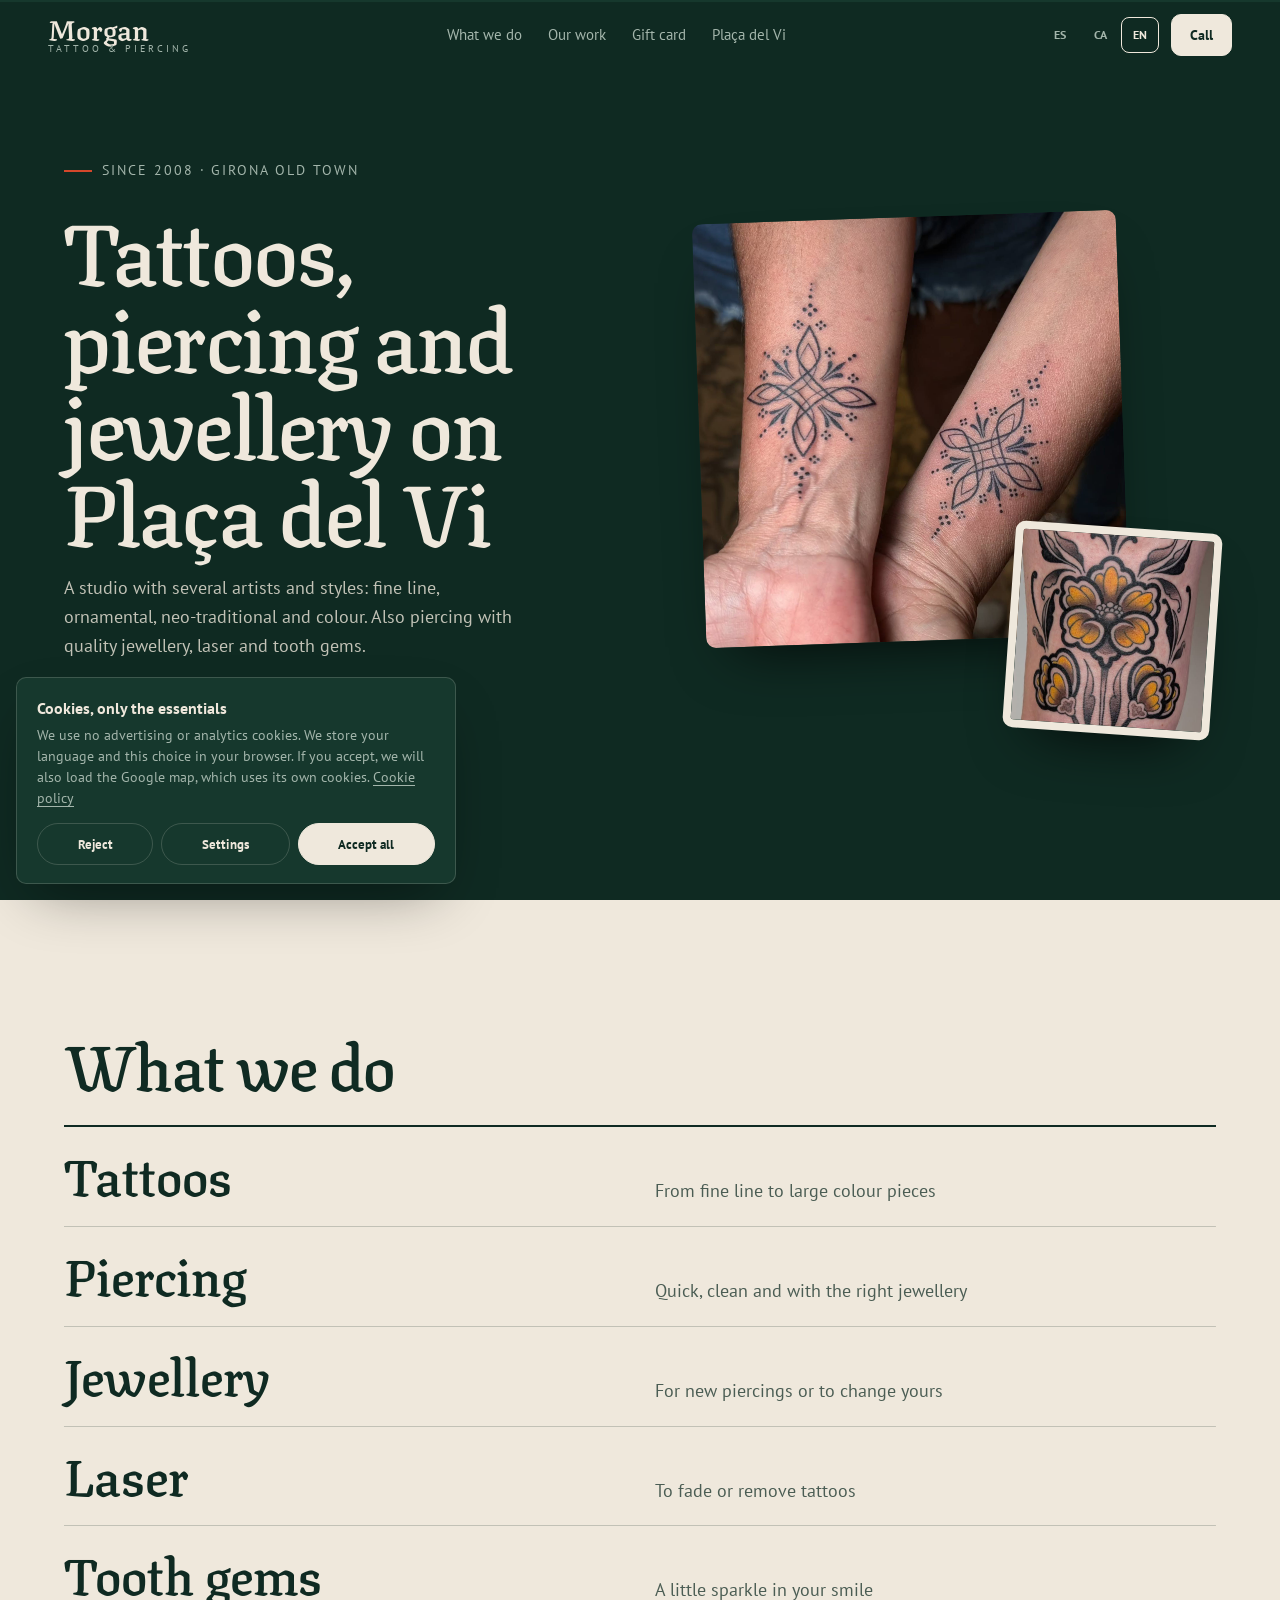
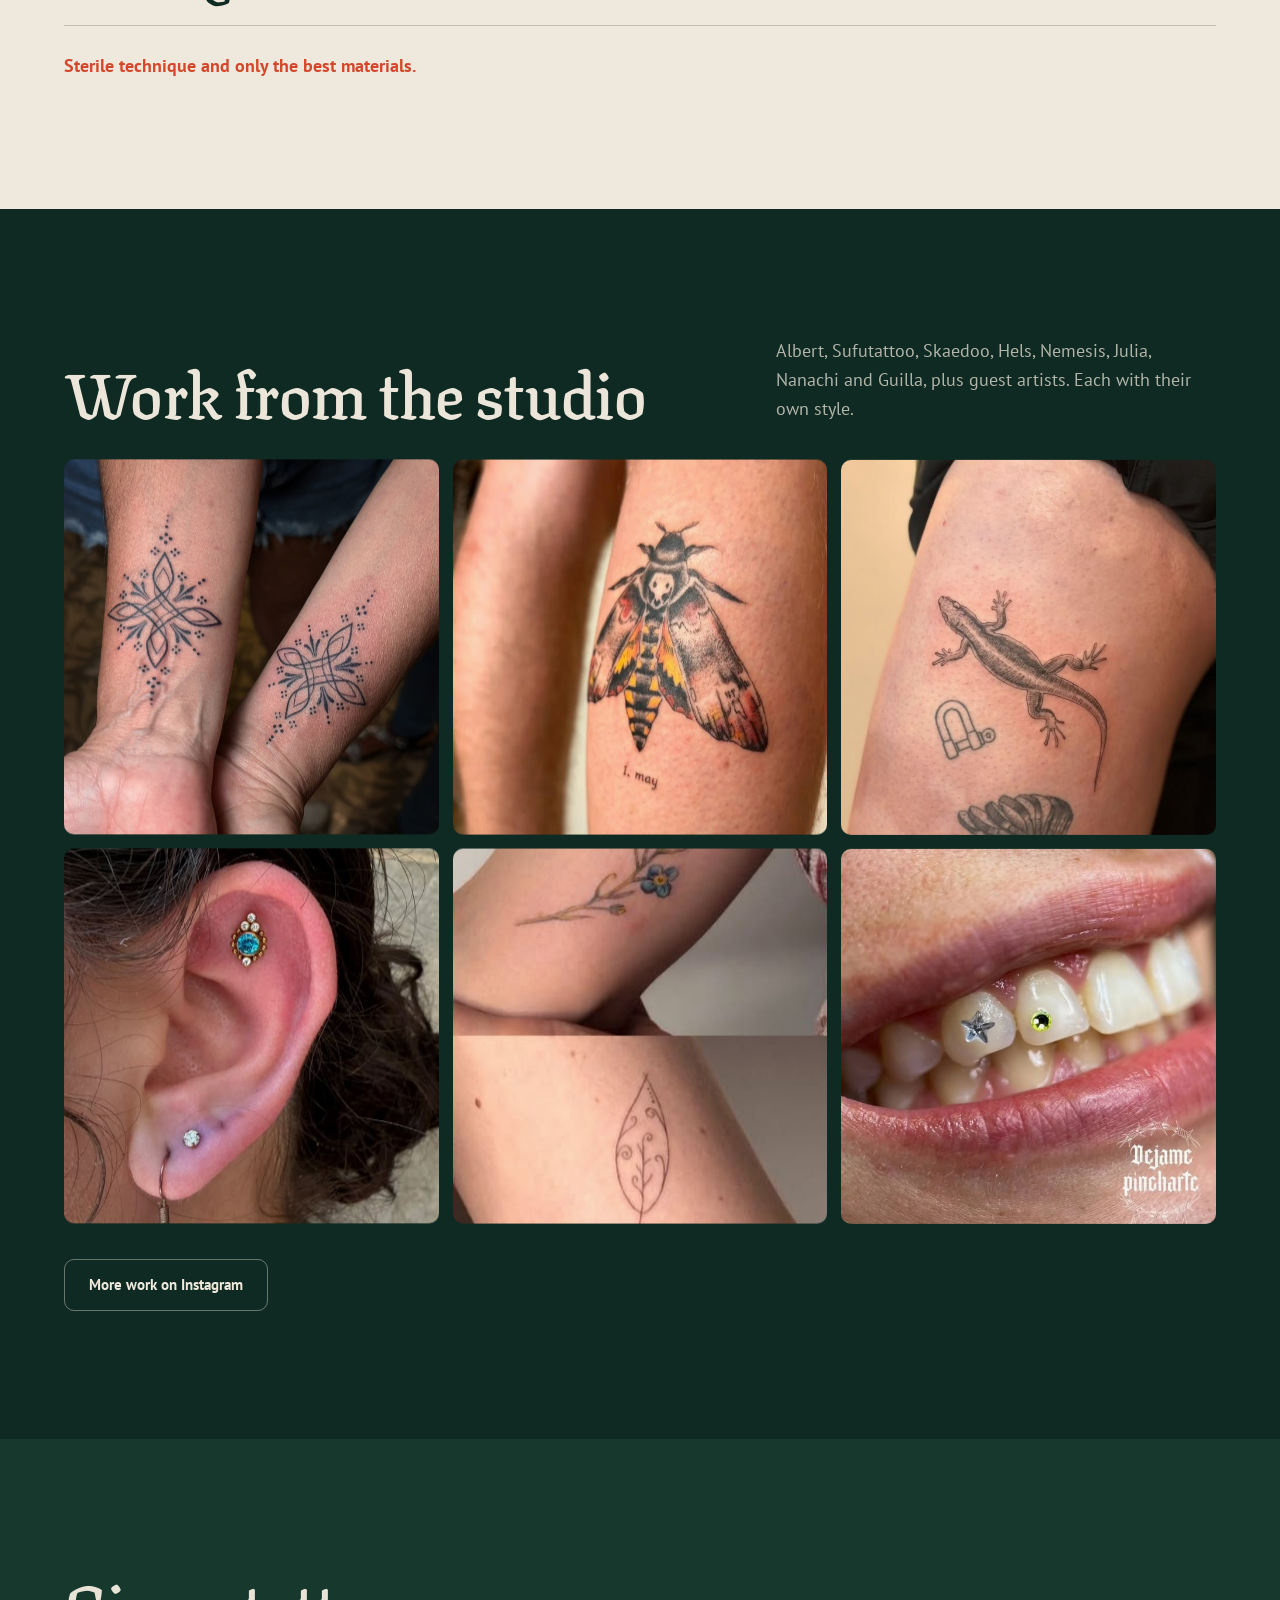
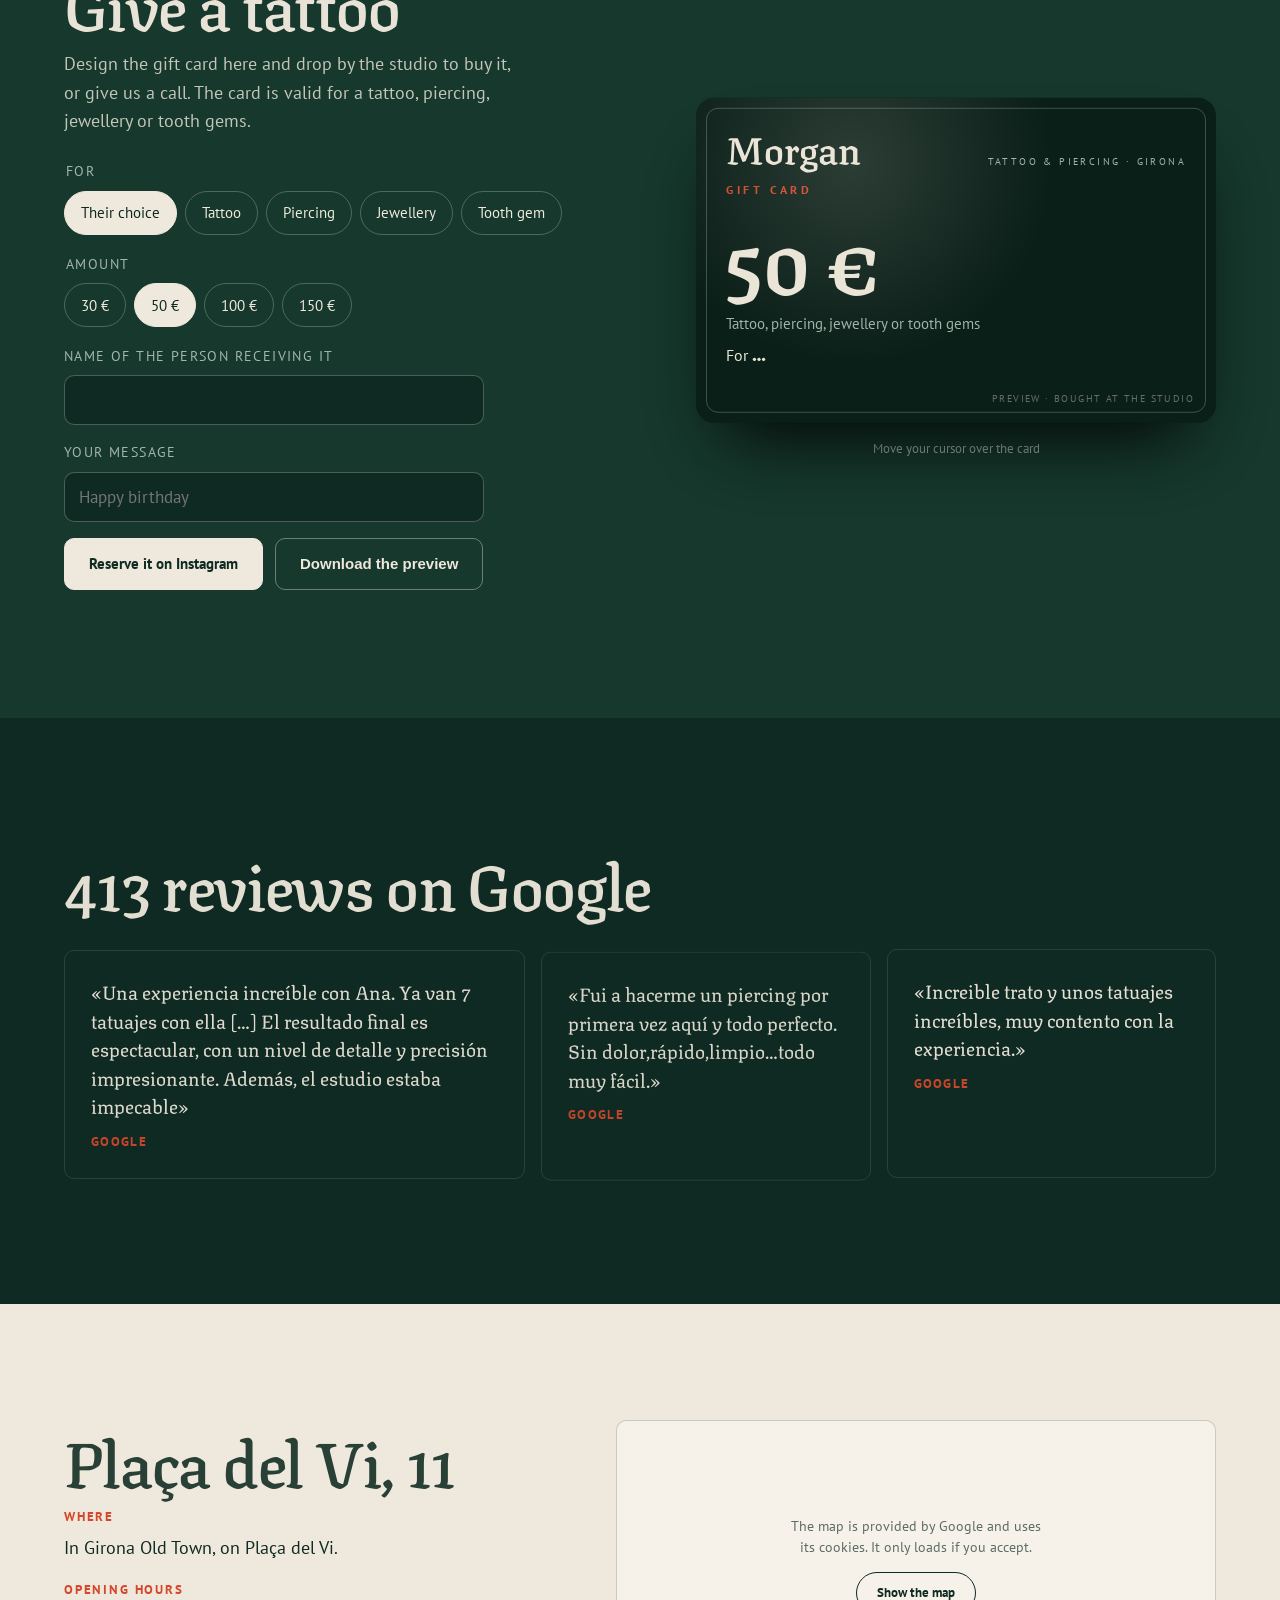
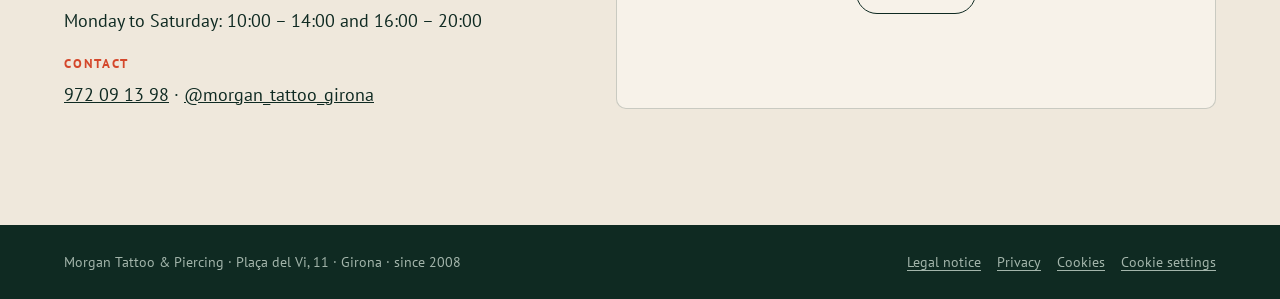
<file: index.html>
<!doctype html>
<html lang="es">
<head>
<meta charset="utf-8">
<meta name="viewport" content="width=device-width, initial-scale=1, viewport-fit=cover">
<title>Morgan Tattoo & Piercing · Plaça del Vi, Girona, desde 2008</title>
<meta name="description" content="Morgan Tattoo & Piercing, Plaça del Vi 11, Girona. Tatuajes, piercing, joyería, láser y gemas dentales desde 2008. Técnica estéril y los mejores materiales. Tarjetas regalo.">
<meta name="theme-color" content="#0f2a22">
<link rel="icon" href="assets/favicon.svg" type="image/svg+xml">
<link rel="alternate" hreflang="es" href="?lang=es"><link rel="alternate" hreflang="ca" href="?lang=ca"><link rel="alternate" hreflang="en" href="?lang=en">
<meta property="og:title" content="Morgan Tattoo & Piercing · Girona">
<meta property="og:description" content="Tatuajes, piercing y joyería en la Plaça del Vi desde 2008.">
<meta property="og:image" content="assets/img/flor-neotradicional.jpg">
<link rel="stylesheet" href="css/fonts.css">
<link rel="stylesheet" href="css/style.css">
<link rel="stylesheet" href="css/legal.css">
<script type="application/ld+json">
{"@context":"https://schema.org","@type":"TattooParlor","name":"Morgan Tattoo & Piercing","foundingDate":"2008","telephone":"+34972091398","address":{"@type":"PostalAddress","streetAddress":"Plaça del Vi, 11","postalCode":"17004","addressLocality":"Girona","addressRegion":"Girona","addressCountry":"ES"},"openingHoursSpecification":[{"@type":"OpeningHoursSpecification","dayOfWeek":["Monday","Tuesday","Wednesday","Thursday","Friday","Saturday"],"opens":"10:00","closes":"14:00"},{"@type":"OpeningHoursSpecification","dayOfWeek":["Monday","Tuesday","Wednesday","Thursday","Friday","Saturday"],"opens":"16:00","closes":"20:00"}],"aggregateRating":{"@type":"AggregateRating","ratingValue":"4.7","reviewCount":"413"},"sameAs":["https://www.instagram.com/morgan_tattoo_girona/"]}
</script>
</head>
<body>
<a class="skip" href="#main" data-i18n="skip">Saltar al contenido</a>

<div class="box" id="box" aria-hidden="true"><span class="rib rib-v"></span><span class="rib rib-h"></span><b class="box-n">Morgan</b></div>

<header class="top">
  <a class="brand" href="#main" aria-label="Morgan Tattoo & Piercing, inicio">Morgan<small>Tattoo & Piercing</small></a>
  <nav class="nav" aria-label="Principal">
    <a href="#que" data-i18n="n1">Qué hacemos</a>
    <a href="#trabajos" data-i18n="n2">Trabajos</a>
    <a href="#regalo" data-i18n="n3">Tarjeta regalo</a>
    <a href="#visita" data-i18n="n4">Plaça del Vi</a>
  </nav>
  <div class="top-r">
    <div class="langs" role="group" aria-label="Idioma"><button type="button" data-lang="es">ES</button><button type="button" data-lang="ca">CA</button><button type="button" data-lang="en">EN</button></div>
    <a class="btn btn-sm" href="tel:+34972091398" data-i18n="call">Llamar</a>
  </div>
</header>

<main id="main">
  <!-- PORTADA -->
  <section class="hero" aria-labelledby="h1">
    <div class="hero-txt">
      <p class="since" data-i18n="since">Desde 2008 · Barri Vell de Girona</p>
      <h1 id="h1" data-i18n="h1">Tatuajes, piercing y joyería en la Plaça del Vi</h1>
      <p class="hero-p" data-i18n="hp">Un estudio con varios artistas y estilos: fine line, ornamental, neotradicional y color. También piercing con joyería de calidad, láser y gemas dentales.</p>
      <div class="hero-cta">
        <a class="btn" href="https://www.instagram.com/morgan_tattoo_girona/" target="_blank" rel="noopener" data-i18n="ask">Pide presupuesto por Instagram</a>
        <a class="btn btn-line" href="#regalo" data-i18n="gift">Regala un tatuaje</a>
      </div>
      <p class="hero-rate"><b>4,7</b> <span data-i18n="rate">en Google · 413 reseñas</span></p>
    </div>
    <div class="hero-art">
      <figure class="ha-1"><img src="assets/img/ornamental-munecas.jpg" alt="Dos muñecas con tatuajes ornamentales a juego" width="1440" height="1440" data-i18n-attr="alt:aH1"></figure>
      <figure class="ha-2"><img src="assets/img/flor-neotradicional.jpg" alt="Flor neotradicional en amarillo y negro" width="640" height="640" data-i18n-attr="alt:aH2"></figure>
    </div>
  </section>

  <!-- QUÉ HACEMOS -->
  <section class="que" id="que" aria-labelledby="q-h">
    <h2 id="q-h" class="rv" data-i18n="qh">Qué hacemos</h2>
    <ul class="q-list">
      <li><b data-i18n="q1">Tatuajes</b><span data-i18n="q1p">De fine line a piezas grandes en color</span></li>
      <li><b>Piercing</b><span data-i18n="q2p">Rápido, limpio y con la joya adecuada</span></li>
      <li><b data-i18n="q3">Joyería</b><span data-i18n="q3p">Para estrenar o para cambiar la tuya</span></li>
      <li><b data-i18n="q4">Láser</b><span data-i18n="q4p">Para aclarar o eliminar tatuajes</span></li>
      <li><b data-i18n="q5">Gemas dentales</b><span data-i18n="q5p">Un brillo pequeño en tu sonrisa</span></li>
    </ul>
    <p class="steril" data-i18n="steril">Técnica estéril y solo los mejores materiales.</p>
  </section>

  <!-- TRABAJOS -->
  <section class="trabajos" id="trabajos" aria-labelledby="t-h">
    <div class="t-head">
      <h2 id="t-h" class="rv" data-i18n="th">Trabajos del estudio</h2>
      <p data-i18n="tp">Albert, Sufutattoo, Skaedoo, Hels, Nemesis, Julia, Nanachi y Guilla, además de artistas invitados. Cada uno con su estilo.</p>
    </div>
    <div class="t-grid">
      <figure><img src="assets/img/ornamental-munecas.jpg" alt="Dos tatuajes ornamentales a juego en las muñecas" width="640" height="640" loading="lazy" data-i18n-attr="alt:t1"></figure>
      <figure><img src="assets/img/polilla-color.jpg" alt="Polilla a color en la pierna" width="640" height="640" loading="lazy" data-i18n-attr="alt:t2"></figure>
      <figure><img src="assets/img/lagartija-fineline.jpg" alt="Lagartija y pequeños dibujos de línea fina" width="640" height="640" loading="lazy" data-i18n-attr="alt:t3"></figure>
      <figure><img src="assets/img/piercing-oreja.jpg" alt="Piercing en la oreja con joya de piedra azul" width="640" height="640" loading="lazy" data-i18n-attr="alt:t4"></figure>
      <figure><img src="assets/img/flores-fineline.jpg" alt="Ramas de flores en línea fina en el brazo" width="360" height="640" loading="lazy" data-i18n-attr="alt:t5"></figure>
      <figure><img src="assets/img/gemas-dentales.jpg" alt="Gemas dentales brillantes en una sonrisa" width="640" height="640" loading="lazy" data-i18n-attr="alt:t6"></figure>
    </div>
    <a class="btn btn-line" href="https://www.instagram.com/morgan_tattoo_girona/" target="_blank" rel="noopener" data-i18n="more">Más trabajos en Instagram</a>
  </section>

  <!-- TARJETA REGALO -->
  <section class="regalo" id="regalo" aria-labelledby="g-h">
    <div class="g-form">
      <h2 id="g-h" class="rv" data-i18n="gh">Regala un tatuaje</h2>
      <p data-i18n="gp">Diseña la tarjeta regalo aquí y pásate por el estudio para comprarla, o llámanos. La tarjeta es válida para tatuaje, piercing, joyería o gemas dentales.</p>
      <fieldset><legend data-i18n="g1">Para</legend>
        <div class="opts" id="gType"></div>
      </fieldset>
      <fieldset><legend data-i18n="g2">Importe</legend>
        <div class="opts" id="gAmt"></div>
      </fieldset>
      <label><span data-i18n="g3">Nombre de quien lo recibe</span><input id="gTo" type="text" maxlength="24" autocomplete="off"></label>
      <label><span data-i18n="g4">Tu mensaje</span><input id="gMsg" type="text" maxlength="60" autocomplete="off" data-i18n-attr="placeholder:gPh" placeholder="Por muchos años más"></label>
      <div class="g-cta">
        <a class="btn" id="gIg" href="https://www.instagram.com/morgan_tattoo_girona/" target="_blank" rel="noopener" data-i18n="gBuy">Reservarla por Instagram</a>
        <button type="button" class="btn btn-line" id="gSave" data-i18n="gSave">Descargar la vista previa</button>
      </div>
    </div>
    <div class="card-wrap">
      <div class="card" id="card" tabindex="0" role="img" data-i18n-attr="aria-label:cardL" aria-label="Vista previa de la tarjeta regalo">
        <div class="card-f">
          <p class="c-top"><span>Morgan</span><small>Tattoo & Piercing · Girona</small></p>
          <p class="c-k" data-i18n="cK">Tarjeta regalo</p>
          <p class="c-amt" id="cAmt">50 €</p>
          <p class="c-type" id="cType"></p>
          <p class="c-to"><span data-i18n="cTo">Para</span> <b id="cTo">…</b></p>
          <p class="c-msg" id="cMsg"></p>
          <p class="c-note" data-i18n="cNote">Vista previa · se compra en el estudio</p>
        </div>
      </div>
      <p class="card-h" data-i18n="cardH">Pasa el cursor por la tarjeta</p>
    </div>
  </section>

  <!-- RESEÑAS -->
  <section class="resenas" aria-labelledby="r-h">
    <h2 id="r-h" class="rv" data-i18n="rh">413 reseñas en Google</h2>
    <div class="rs">
      <blockquote><p lang="es">«Una experiencia increíble con Ana. Ya van 7 tatuajes con ella […] El resultado final es espectacular, con un nivel de detalle y precisión impresionante. Además, el estudio estaba impecable»</p><cite>Google</cite></blockquote>
      <blockquote><p lang="es">«Fui a hacerme un piercing por primera vez aquí y todo perfecto. Sin dolor,rápido,limpio…todo muy fácil.»</p><cite>Google</cite></blockquote>
      <blockquote><p lang="es">«Increible trato y unos tatuajes increíbles, muy contento con la experiencia.»</p><cite>Google</cite></blockquote>
    </div>
  </section>

  <!-- VISITA -->
  <section class="visita" id="visita" aria-labelledby="v-h">
    <div class="v-txt">
      <h2 id="v-h" class="rv">Plaça del Vi, 11</h2>
      <dl>
        <dt data-i18n="d1">Dónde</dt><dd data-i18n="d1v">En el Barri Vell de Girona, en la Plaça del Vi.</dd>
        <dt data-i18n="d2">Horario</dt><dd data-i18n="d2v">Lunes a sábado: 10:00 – 14:00 y 16:00 – 20:00</dd>
        <dt data-i18n="d3">Contacto</dt><dd><a href="tel:+34972091398">972 09 13 98</a> · <a href="https://www.instagram.com/morgan_tattoo_girona/" target="_blank" rel="noopener">@morgan_tattoo_girona</a></dd>
      </dl>
    </div>
    <div class="cc-map v-map" data-src="https://www.google.com/maps?q=Morgan+Tattoo+%26+Piercing,+Pla%C3%A7a+del+Vi+11,+17004+Girona&output=embed" data-title="Mapa: Morgan Tattoo & Piercing"></div>
  </section>
</main>

<footer class="foot">
  <p>Morgan Tattoo & Piercing · Plaça del Vi, 11 · Girona · <span data-i18n="since2">desde 2008</span></p>
  <nav class="foot-links" aria-label="Información legal">
    <a href="aviso-legal.html" data-i18n="lg1">Aviso legal</a>
    <a href="privacidad.html" data-i18n="lg2">Privacidad</a>
    <a href="cookies.html" data-i18n="lg3">Cookies</a>
    <button type="button" data-cookies-open data-i18n="lg4">Configurar cookies</button>
  </nav>
</footer>

<script src="js/lang.js"></script>
<script src="js/i18n.js" data-site="morgan-tattoo-girona"></script>
<script src="js/consent.js" data-site="morgan-tattoo-girona"></script>
<script src="js/vendor/gsap.min.js"></script>
<script src="js/vendor/ScrollTrigger.min.js"></script>
<script src="js/main.js"></script>
</body>
</html>
</file>
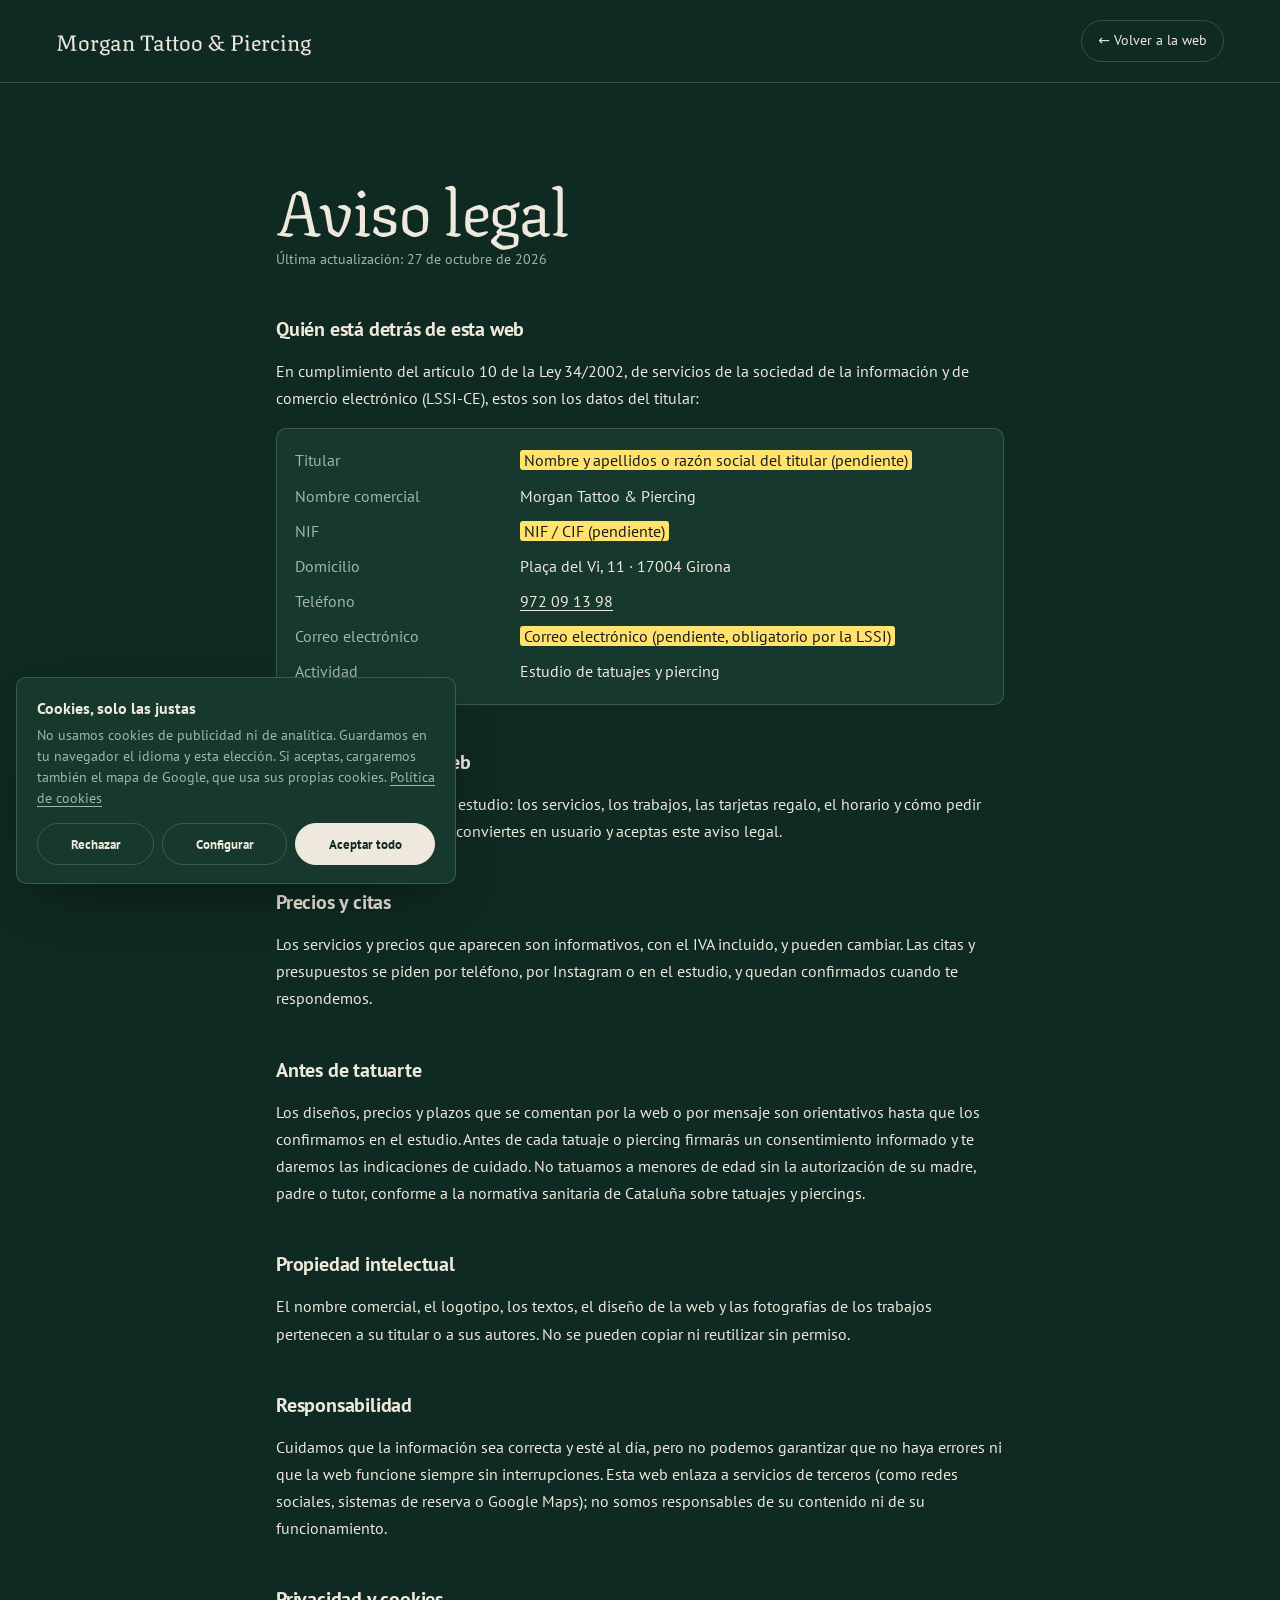
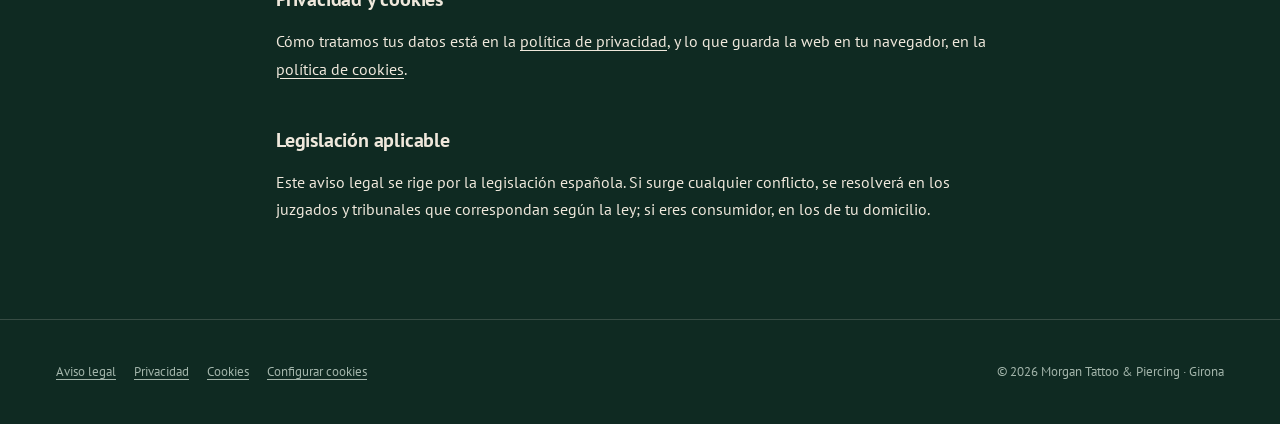
<file: aviso-legal.html>
<!doctype html>
<html lang="es">
<head>
<meta charset="utf-8">
<meta name="viewport" content="width=device-width, initial-scale=1, viewport-fit=cover">
<title>Aviso legal · Morgan Tattoo & Piercing</title>
<meta name="robots" content="noindex, follow">
<meta name="theme-color" content="#0f2a22">
<link rel="icon" href="assets/favicon.svg" type="image/svg+xml">
<link rel="stylesheet" href="css/fonts.css">
<link rel="stylesheet" href="css/style.css">
<link rel="stylesheet" href="css/legal.css">
</head>
<body class="legal-page">
<header class="legal-top">
  <a class="legal-brand" href="./">Morgan Tattoo & Piercing</a>
  <a class="legal-back" href="./">&larr; Volver a la web</a>
</header>
<main class="legal">
  <h1>Aviso legal</h1>
  <p class="upd">Última actualización: 27 de octubre de 2026</p>

  <h2>Quién está detrás de esta web</h2>
  <p>En cumplimiento del artículo 10 de la Ley 34/2002, de servicios de la sociedad de la información y de comercio electrónico (LSSI-CE), estos son los datos del titular:</p>
  <dl>
    <dt>Titular</dt><dd><mark>Nombre y apellidos o razón social del titular (pendiente)</mark></dd>
    <dt>Nombre comercial</dt><dd>Morgan Tattoo & Piercing</dd>
    <dt>NIF</dt><dd><mark>NIF / CIF (pendiente)</mark></dd>
    <dt>Domicilio</dt><dd>Plaça del Vi, 11 · 17004 Girona</dd>
    <dt>Teléfono</dt><dd><a href="tel:+34972091398">972 09 13 98</a></dd>
    <dt>Correo electrónico</dt><dd><mark>Correo electrónico (pendiente, obligatorio por la LSSI)</mark></dd>
    <dt>Actividad</dt><dd>Estudio de tatuajes y piercing</dd>
  </dl>

  <h2>Para qué sirve esta web</h2>
  <p>Esta web informa sobre el estudio: los servicios, los trabajos, las tarjetas regalo, el horario y cómo pedir cita. Al navegar por ella te conviertes en usuario y aceptas este aviso legal.</p>

  <h2>Precios y citas</h2>
  <p>Los servicios y precios que aparecen son informativos, con el IVA incluido, y pueden cambiar. Las citas y presupuestos se piden por teléfono, por Instagram o en el estudio, y quedan confirmados cuando te respondemos.</p>

  <h2>Antes de tatuarte</h2>
  <p>Los diseños, precios y plazos que se comentan por la web o por mensaje son orientativos hasta que los confirmamos en el estudio. Antes de cada tatuaje o piercing firmarás un consentimiento informado y te daremos las indicaciones de cuidado. No tatuamos a menores de edad sin la autorización de su madre, padre o tutor, conforme a la normativa sanitaria de Cataluña sobre tatuajes y piercings.</p>
  <h2>Propiedad intelectual</h2>
  <p>El nombre comercial, el logotipo, los textos, el diseño de la web y las fotografías de los trabajos pertenecen a su titular o a sus autores. No se pueden copiar ni reutilizar sin permiso.</p>

  <h2>Responsabilidad</h2>
  <p>Cuidamos que la información sea correcta y esté al día, pero no podemos garantizar que no haya errores ni que la web funcione siempre sin interrupciones. Esta web enlaza a servicios de terceros (como redes sociales, sistemas de reserva o Google Maps); no somos responsables de su contenido ni de su funcionamiento.</p>

  <h2>Privacidad y cookies</h2>
  <p>Cómo tratamos tus datos está en la <a href="privacidad.html">política de privacidad</a>, y lo que guarda la web en tu navegador, en la <a href="cookies.html">política de cookies</a>.</p>

  <h2>Legislación aplicable</h2>
  <p>Este aviso legal se rige por la legislación española. Si surge cualquier conflicto, se resolverá en los juzgados y tribunales que correspondan según la ley; si eres consumidor, en los de tu domicilio.</p>
</main>
<footer class="legal-foot">
  <nav class="legal-links" aria-label="Información legal">
    <a href="aviso-legal.html" aria-current="page">Aviso legal</a>
    <a href="privacidad.html">Privacidad</a>
    <a href="cookies.html">Cookies</a>
    <button type="button" data-cookies-open>Configurar cookies</button>
  </nav>
  <p>© 2026 Morgan Tattoo & Piercing · Girona</p>
</footer>
<script src="js/consent.js" data-site="morgan-tattoo-girona"></script>
</body>
</html>
</file>
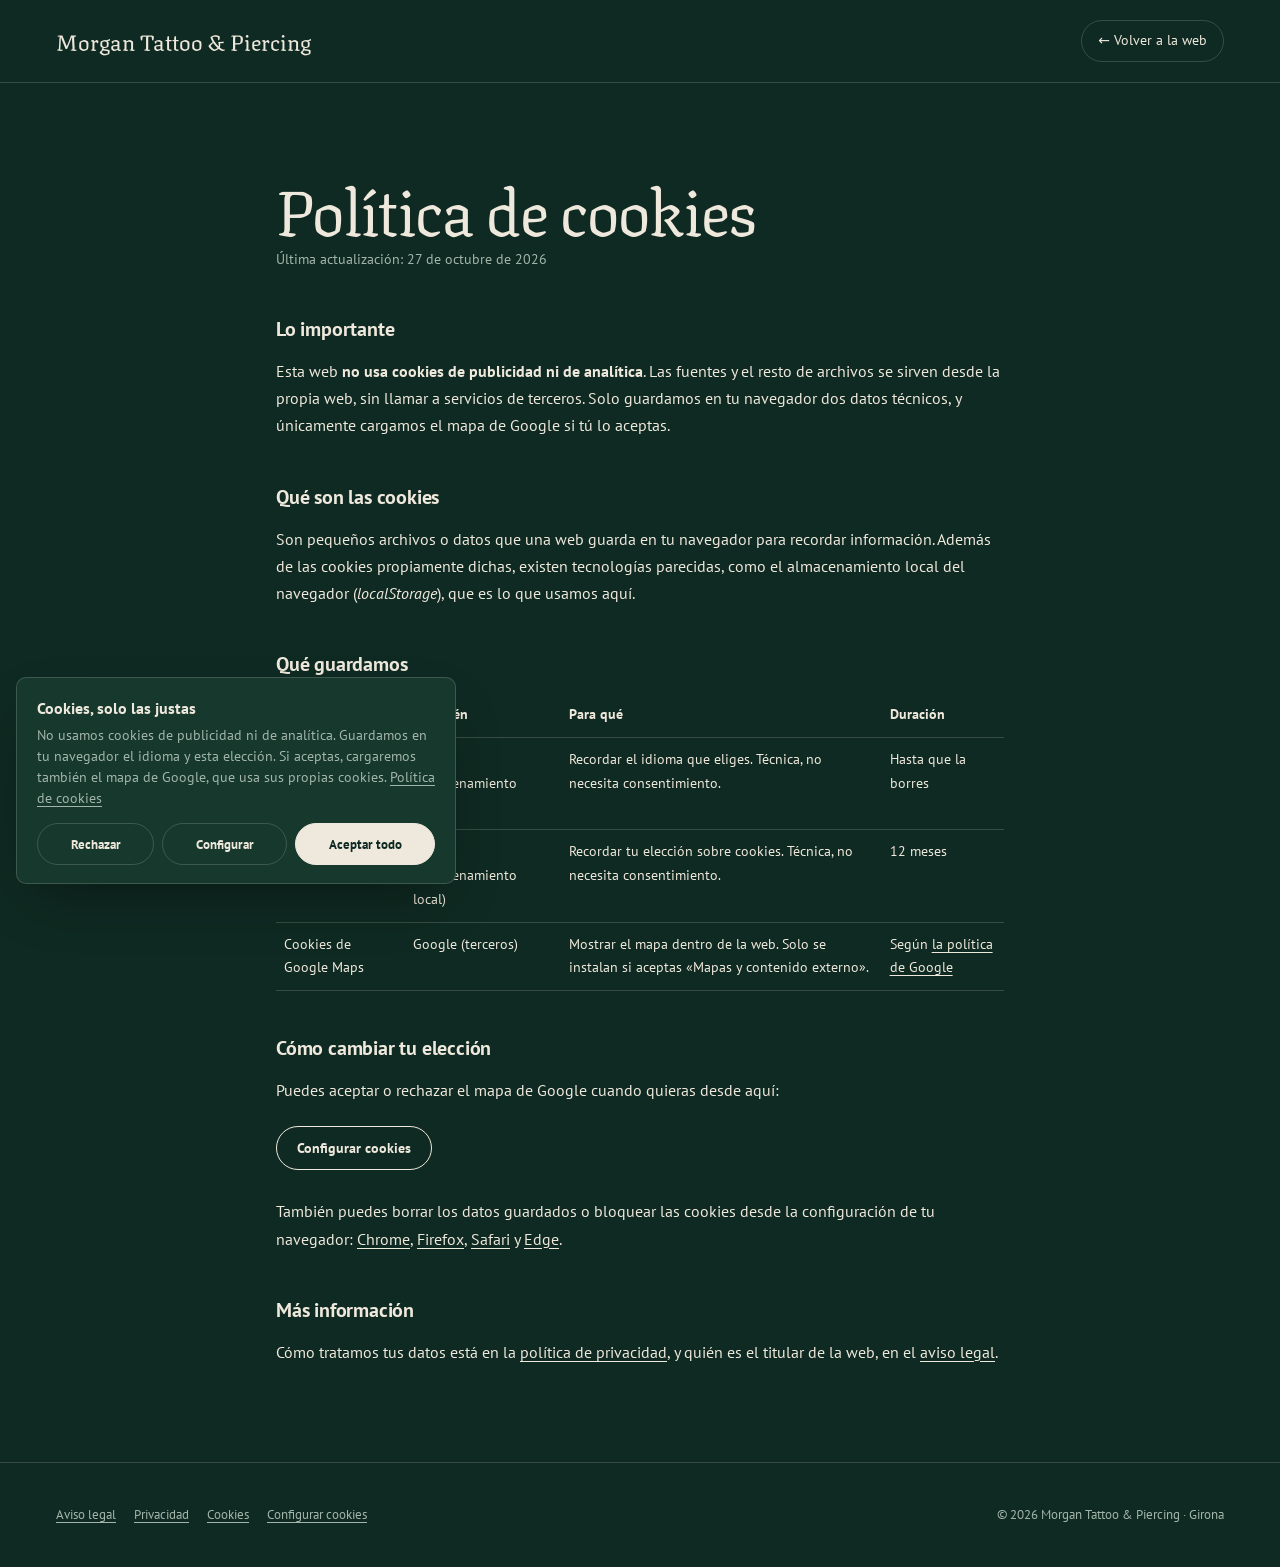
<file: cookies.html>
<!doctype html>
<html lang="es">
<head>
<meta charset="utf-8">
<meta name="viewport" content="width=device-width, initial-scale=1, viewport-fit=cover">
<title>Política de cookies · Morgan Tattoo & Piercing</title>
<meta name="robots" content="noindex, follow">
<meta name="theme-color" content="#0f2a22">
<link rel="icon" href="assets/favicon.svg" type="image/svg+xml">
<link rel="stylesheet" href="css/fonts.css">
<link rel="stylesheet" href="css/style.css">
<link rel="stylesheet" href="css/legal.css">
</head>
<body class="legal-page">
<header class="legal-top">
  <a class="legal-brand" href="./">Morgan Tattoo & Piercing</a>
  <a class="legal-back" href="./">&larr; Volver a la web</a>
</header>
<main class="legal">
  <h1>Política de cookies</h1>
  <p class="upd">Última actualización: 27 de octubre de 2026</p>

  <h2>Lo importante</h2>
  <p>Esta web <strong>no usa cookies de publicidad ni de analítica</strong>. Las fuentes y el resto de archivos se sirven desde la propia web, sin llamar a servicios de terceros. Solo guardamos en tu navegador dos datos técnicos, y únicamente cargamos el mapa de Google si tú lo aceptas.</p>

  <h2>Qué son las cookies</h2>
  <p>Son pequeños archivos o datos que una web guarda en tu navegador para recordar información. Además de las cookies propiamente dichas, existen tecnologías parecidas, como el almacenamiento local del navegador (<em>localStorage</em>), que es lo que usamos aquí.</p>

  <h2>Qué guardamos</h2>
  <table>
    <thead><tr><th>Nombre</th><th>De quién</th><th>Para qué</th><th>Duración</th></tr></thead>
    <tbody>
      <tr><td>morgan-tattoo-girona-lang</td><td>Propia (almacenamiento local)</td><td>Recordar el idioma que eliges. Técnica, no necesita consentimiento.</td><td>Hasta que la borres</td></tr>
      <tr><td>morgan-tattoo-girona-consent</td><td>Propia (almacenamiento local)</td><td>Recordar tu elección sobre cookies. Técnica, no necesita consentimiento.</td><td>12 meses</td></tr>
      <tr><td>Cookies de Google Maps</td><td>Google (terceros)</td><td>Mostrar el mapa dentro de la web. Solo se instalan si aceptas «Mapas y contenido externo».</td><td>Según <a href="https://policies.google.com/technologies/cookies?hl=es" target="_blank" rel="noopener">la política de Google</a></td></tr>
    </tbody>
  </table>

  <h2>Cómo cambiar tu elección</h2>
  <p>Puedes aceptar o rechazar el mapa de Google cuando quieras desde aquí:</p>
  <button type="button" class="legal-btn" data-cookies-open>Configurar cookies</button>
  <p>También puedes borrar los datos guardados o bloquear las cookies desde la configuración de tu navegador:
    <a href="https://support.google.com/chrome/answer/95647?hl=es" target="_blank" rel="noopener">Chrome</a>,
    <a href="https://support.mozilla.org/es/kb/Borrar%20cookies" target="_blank" rel="noopener">Firefox</a>,
    <a href="https://support.apple.com/es-es/guide/safari/sfri11471/mac" target="_blank" rel="noopener">Safari</a> y
    <a href="https://support.microsoft.com/es-es/microsoft-edge/eliminar-las-cookies-en-microsoft-edge-63947406-40ac-c3b8-57b9-2a946a29ae09" target="_blank" rel="noopener">Edge</a>.</p>

  <h2>Más información</h2>
  <p>Cómo tratamos tus datos está en la <a href="privacidad.html">política de privacidad</a>, y quién es el titular de la web, en el <a href="aviso-legal.html">aviso legal</a>.</p>
</main>
<footer class="legal-foot">
  <nav class="legal-links" aria-label="Información legal">
    <a href="aviso-legal.html">Aviso legal</a>
    <a href="privacidad.html">Privacidad</a>
    <a href="cookies.html" aria-current="page">Cookies</a>
    <button type="button" data-cookies-open>Configurar cookies</button>
  </nav>
  <p>© 2026 Morgan Tattoo & Piercing · Girona</p>
</footer>
<script src="js/consent.js" data-site="morgan-tattoo-girona"></script>
</body>
</html>
</file>
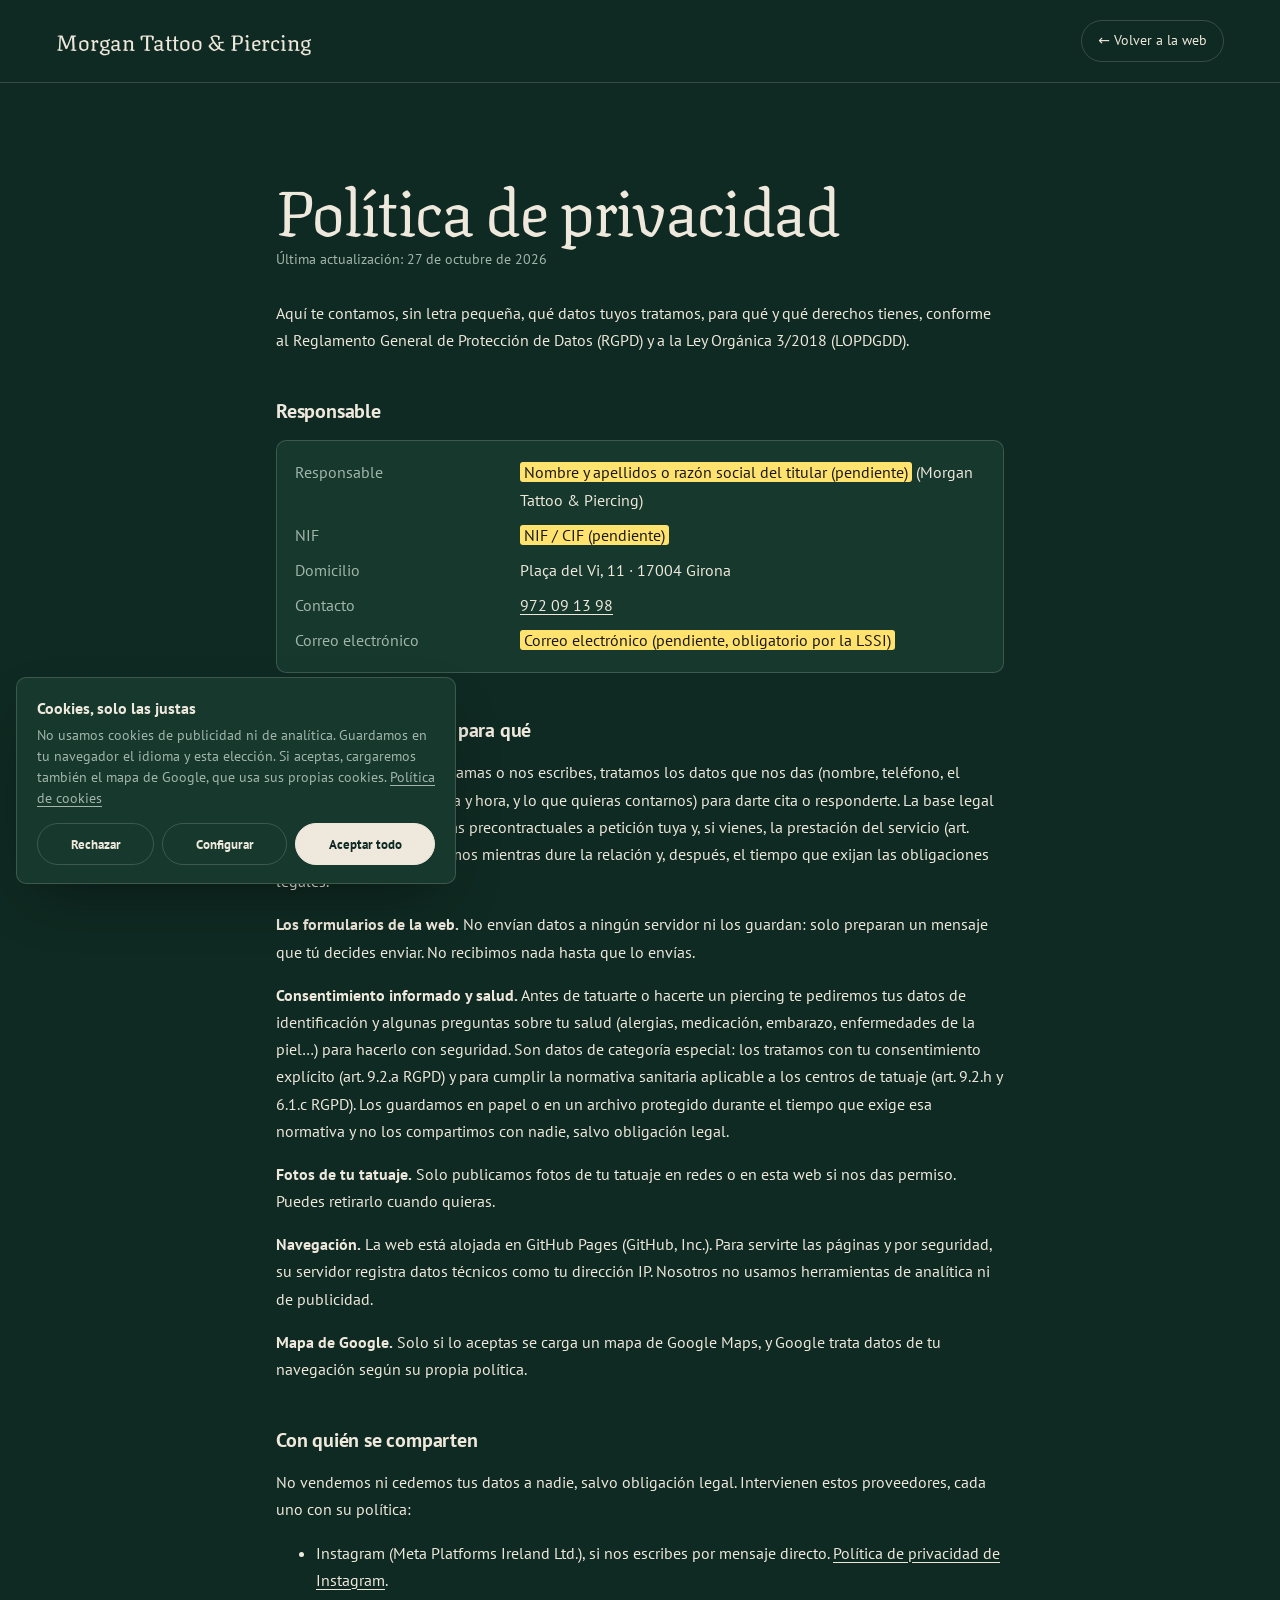
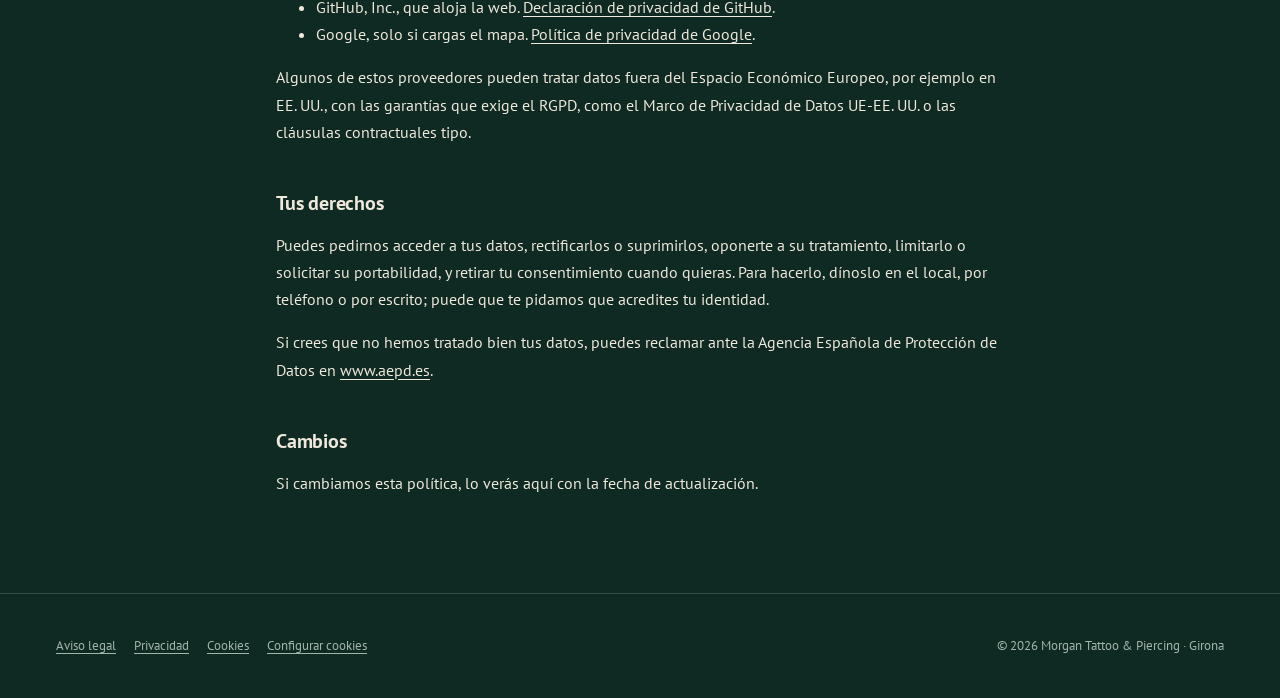
<file: privacidad.html>
<!doctype html>
<html lang="es">
<head>
<meta charset="utf-8">
<meta name="viewport" content="width=device-width, initial-scale=1, viewport-fit=cover">
<title>Política de privacidad · Morgan Tattoo & Piercing</title>
<meta name="robots" content="noindex, follow">
<meta name="theme-color" content="#0f2a22">
<link rel="icon" href="assets/favicon.svg" type="image/svg+xml">
<link rel="stylesheet" href="css/fonts.css">
<link rel="stylesheet" href="css/style.css">
<link rel="stylesheet" href="css/legal.css">
</head>
<body class="legal-page">
<header class="legal-top">
  <a class="legal-brand" href="./">Morgan Tattoo & Piercing</a>
  <a class="legal-back" href="./">&larr; Volver a la web</a>
</header>
<main class="legal">
  <h1>Política de privacidad</h1>
  <p class="upd">Última actualización: 27 de octubre de 2026</p>
  <p>Aquí te contamos, sin letra pequeña, qué datos tuyos tratamos, para qué y qué derechos tienes, conforme al Reglamento General de Protección de Datos (RGPD) y a la Ley Orgánica 3/2018 (LOPDGDD).</p>

  <h2>Responsable</h2>
  <dl>
    <dt>Responsable</dt><dd><mark>Nombre y apellidos o razón social del titular (pendiente)</mark> (Morgan Tattoo & Piercing)</dd>
    <dt>NIF</dt><dd><mark>NIF / CIF (pendiente)</mark></dd>
    <dt>Domicilio</dt><dd>Plaça del Vi, 11 · 17004 Girona</dd>
    <dt>Contacto</dt><dd><a href="tel:+34972091398">972 09 13 98</a></dd>
    <dt>Correo electrónico</dt><dd><mark>Correo electrónico (pendiente, obligatorio por la LSSI)</mark></dd>
  </dl>

  <h2>Qué datos tratamos y para qué</h2>
  <p><strong>Citas y consultas.</strong> Si nos llamas o nos escribes, tratamos los datos que nos das (nombre, teléfono, el servicio que te interesa, día y hora, y lo que quieras contarnos) para darte cita o responderte. La base legal es la aplicación de medidas precontractuales a petición tuya y, si vienes, la prestación del servicio (art. 6.1.b RGPD). Los conservamos mientras dure la relación y, después, el tiempo que exijan las obligaciones legales.</p>
  <p><strong>Los formularios de la web.</strong> No envían datos a ningún servidor ni los guardan: solo preparan un mensaje que tú decides enviar. No recibimos nada hasta que lo envías.</p>
  <p><strong>Consentimiento informado y salud.</strong> Antes de tatuarte o hacerte un piercing te pediremos tus datos de identificación y algunas preguntas sobre tu salud (alergias, medicación, embarazo, enfermedades de la piel…) para hacerlo con seguridad. Son datos de categoría especial: los tratamos con tu consentimiento explícito (art. 9.2.a RGPD) y para cumplir la normativa sanitaria aplicable a los centros de tatuaje (art. 9.2.h y 6.1.c RGPD). Los guardamos en papel o en un archivo protegido durante el tiempo que exige esa normativa y no los compartimos con nadie, salvo obligación legal.</p>
  <p><strong>Fotos de tu tatuaje.</strong> Solo publicamos fotos de tu tatuaje en redes o en esta web si nos das permiso. Puedes retirarlo cuando quieras.</p>
  <p><strong>Navegación.</strong> La web está alojada en GitHub Pages (GitHub, Inc.). Para servirte las páginas y por seguridad, su servidor registra datos técnicos como tu dirección IP. Nosotros no usamos herramientas de analítica ni de publicidad.</p>
  <p><strong>Mapa de Google.</strong> Solo si lo aceptas se carga un mapa de Google Maps, y Google trata datos de tu navegación según su propia política.</p>

  <h2>Con quién se comparten</h2>
  <p>No vendemos ni cedemos tus datos a nadie, salvo obligación legal. Intervienen estos proveedores, cada uno con su política:</p>
  <ul>
    <li>Instagram (Meta Platforms Ireland Ltd.), si nos escribes por mensaje directo. <a href="https://privacycenter.instagram.com/policy" target="_blank" rel="noopener">Política de privacidad de Instagram</a>.</li>
    <li>GitHub, Inc., que aloja la web. <a href="https://docs.github.com/es/site-policy/privacy-policies/github-general-privacy-statement" target="_blank" rel="noopener">Declaración de privacidad de GitHub</a>.</li>
    <li>Google, solo si cargas el mapa. <a href="https://policies.google.com/privacy?hl=es" target="_blank" rel="noopener">Política de privacidad de Google</a>.</li>
  </ul>
  <p>Algunos de estos proveedores pueden tratar datos fuera del Espacio Económico Europeo, por ejemplo en EE. UU., con las garantías que exige el RGPD, como el Marco de Privacidad de Datos UE-EE. UU. o las cláusulas contractuales tipo.</p>

  <h2>Tus derechos</h2>
  <p>Puedes pedirnos acceder a tus datos, rectificarlos o suprimirlos, oponerte a su tratamiento, limitarlo o solicitar su portabilidad, y retirar tu consentimiento cuando quieras. Para hacerlo, dínoslo en el local, por teléfono o por escrito; puede que te pidamos que acredites tu identidad.</p>
  <p>Si crees que no hemos tratado bien tus datos, puedes reclamar ante la Agencia Española de Protección de Datos en <a href="https://www.aepd.es/" target="_blank" rel="noopener">www.aepd.es</a>.</p>

  <h2>Cambios</h2>
  <p>Si cambiamos esta política, lo verás aquí con la fecha de actualización.</p>
</main>
<footer class="legal-foot">
  <nav class="legal-links" aria-label="Información legal">
    <a href="aviso-legal.html">Aviso legal</a>
    <a href="privacidad.html" aria-current="page">Privacidad</a>
    <a href="cookies.html">Cookies</a>
    <button type="button" data-cookies-open>Configurar cookies</button>
  </nav>
  <p>© 2026 Morgan Tattoo & Piercing · Girona</p>
</footer>
<script src="js/consent.js" data-site="morgan-tattoo-girona"></script>
</body>
</html>
</file>
<file: css/fonts.css>
/* Fuentes alojadas en la propia web (sin llamadas a Google) */
@font-face {
  font-family: 'PT Sans';
  font-style: italic;
  font-weight: 400;
  font-display: swap;
  src: url(../assets/fonts/pt-sans-italic-400-latin-ext.woff2) format('woff2');
  unicode-range: U+0100-02BA, U+02BD-02C5, U+02C7-02CC, U+02CE-02D7, U+02DD-02FF, U+0304, U+0308, U+0329, U+1D00-1DBF, U+1E00-1E9F, U+1EF2-1EFF, U+2020, U+20A0-20AB, U+20AD-20C4, U+2113, U+2C60-2C7F, U+A720-A7FF;
}
@font-face {
  font-family: 'PT Sans';
  font-style: italic;
  font-weight: 400;
  font-display: swap;
  src: url(../assets/fonts/pt-sans-italic-400-latin.woff2) format('woff2');
  unicode-range: U+0000-00FF, U+0131, U+0152-0153, U+02BB-02BC, U+02C6, U+02DA, U+02DC, U+0304, U+0308, U+0329, U+2000-206F, U+20AC, U+2122, U+2191, U+2193, U+2212, U+2215, U+FEFF, U+FFFD;
}
@font-face {
  font-family: 'PT Sans';
  font-style: normal;
  font-weight: 400;
  font-display: swap;
  src: url(../assets/fonts/pt-sans-normal-400-latin-ext.woff2) format('woff2');
  unicode-range: U+0100-02BA, U+02BD-02C5, U+02C7-02CC, U+02CE-02D7, U+02DD-02FF, U+0304, U+0308, U+0329, U+1D00-1DBF, U+1E00-1E9F, U+1EF2-1EFF, U+2020, U+20A0-20AB, U+20AD-20C4, U+2113, U+2C60-2C7F, U+A720-A7FF;
}
@font-face {
  font-family: 'PT Sans';
  font-style: normal;
  font-weight: 400;
  font-display: swap;
  src: url(../assets/fonts/pt-sans-normal-400-latin.woff2) format('woff2');
  unicode-range: U+0000-00FF, U+0131, U+0152-0153, U+02BB-02BC, U+02C6, U+02DA, U+02DC, U+0304, U+0308, U+0329, U+2000-206F, U+20AC, U+2122, U+2191, U+2193, U+2212, U+2215, U+FEFF, U+FFFD;
}
@font-face {
  font-family: 'PT Sans';
  font-style: normal;
  font-weight: 700;
  font-display: swap;
  src: url(../assets/fonts/pt-sans-normal-700-latin-ext.woff2) format('woff2');
  unicode-range: U+0100-02BA, U+02BD-02C5, U+02C7-02CC, U+02CE-02D7, U+02DD-02FF, U+0304, U+0308, U+0329, U+1D00-1DBF, U+1E00-1E9F, U+1EF2-1EFF, U+2020, U+20A0-20AB, U+20AD-20C4, U+2113, U+2C60-2C7F, U+A720-A7FF;
}
@font-face {
  font-family: 'PT Sans';
  font-style: normal;
  font-weight: 700;
  font-display: swap;
  src: url(../assets/fonts/pt-sans-normal-700-latin.woff2) format('woff2');
  unicode-range: U+0000-00FF, U+0131, U+0152-0153, U+02BB-02BC, U+02C6, U+02DA, U+02DC, U+0304, U+0308, U+0329, U+2000-206F, U+20AC, U+2122, U+2191, U+2193, U+2212, U+2215, U+FEFF, U+FFFD;
}
@font-face {
  font-family: 'Texturina';
  font-style: normal;
  font-weight: 300 800;
  font-display: swap;
  src: url(../assets/fonts/texturina-normal-300-800-latin-ext.woff2) format('woff2');
  unicode-range: U+0100-02BA, U+02BD-02C5, U+02C7-02CC, U+02CE-02D7, U+02DD-02FF, U+0304, U+0308, U+0329, U+1D00-1DBF, U+1E00-1E9F, U+1EF2-1EFF, U+2020, U+20A0-20AB, U+20AD-20C4, U+2113, U+2C60-2C7F, U+A720-A7FF;
}
@font-face {
  font-family: 'Texturina';
  font-style: normal;
  font-weight: 300 800;
  font-display: swap;
  src: url(../assets/fonts/texturina-normal-300-800-latin.woff2) format('woff2');
  unicode-range: U+0000-00FF, U+0131, U+0152-0153, U+02BB-02BC, U+02C6, U+02DA, U+02DC, U+0304, U+0308, U+0329, U+2000-206F, U+20AC, U+2122, U+2191, U+2193, U+2212, U+2215, U+FEFF, U+FFFD;
}
</file>
<file: css/style.css>
/* Morgan Tattoo & Piercing · «Val regal»: la caja verde de sus tarjetas regalo se abre y tú diseñas la tuya */
:root {
  --green: #0f2a22; --green-2: #16382d; --green-3: #1f4a3c; --bone: #efe8dc; --bone-2: #e2d8c6; --ver: #d4472b; --mute: #a3b5ab; --line: #efe8dc22;
  --f-d: "Texturina", Georgia, serif; --f-b: "PT Sans", system-ui, sans-serif;
  --ease: cubic-bezier(.2, .9, .25, 1); --r: 10px;
  --c-bg: var(--green); --c-card: var(--green-2); --c-ink: var(--bone); --c-mute: var(--mute); --c-line: #efe8dc2e; --c-acc: var(--bone); --c-acc-ink: var(--green);
}
/* cursor: máquina de tatuar en toda la web (no cambia nunca) */
html, body, *, *::before, *::after { cursor: url("../assets/cursor.png") 5 27, auto !important; cursor: -webkit-image-set(url("../assets/cursor.png") 1x, url("../assets/cursor@2x.png") 2x) 5 27, auto !important; cursor: image-set(url("../assets/cursor.png") 1x, url("../assets/cursor@2x.png") 2x) 5 27, auto !important; }
*, *::before, *::after { box-sizing: border-box; }
html { -webkit-text-size-adjust: 100%; }
body { margin: 0; background: var(--green); color: var(--bone); font: 400 18px/1.6 var(--f-b); -webkit-font-smoothing: antialiased; overflow-x: hidden; }
body.lock { overflow: hidden; }
img { display: block; max-width: 100%; height: auto; }
a { color: inherit; }
::selection { background: var(--ver); color: var(--bone); }
:focus-visible { outline: 2px solid var(--ver); outline-offset: 3px; }
.skip { position: absolute; left: 12px; top: -60px; z-index: 100; padding: 10px 16px; background: var(--bone); color: var(--green); }
.skip:focus { top: 12px; }
h1, h2, h3 { margin: 0; font-family: var(--f-d); font-weight: 600; letter-spacing: -.01em; font-optical-sizing: auto; }
h2 { font-size: clamp(36px, 5vw, 70px); line-height: 1.05; }
.btn { display: inline-flex; align-items: center; justify-content: center; min-height: 52px; padding: 0 24px; background: var(--bone); color: var(--green); text-decoration: none; font-weight: 700; font-size: 15px; border: 1px solid var(--bone); border-radius: var(--r); }
.btn-line { background: transparent; color: var(--bone); border-color: #efe8dc66; }
.btn-sm { min-height: 42px; padding: 0 18px; font-size: 14px; }
@media (hover: hover) and (pointer: fine) { .btn { transition: background .3s, color .3s, border-color .3s; } .btn:hover { background: var(--ver); border-color: var(--ver); color: var(--bone); } }

/* ---------- arranque: la caja regalo se abre ---------- */
.box { position: fixed; inset: 0; z-index: 200; background: var(--green-2); display: grid; place-items: center; overflow: hidden; }
.box-n { font: 600 clamp(60px, 14vw, 200px)/1 var(--f-d); color: var(--bone); position: relative; z-index: 2; }
.rib { position: absolute; background: var(--ver); z-index: 1; }
.rib-v { width: 46px; top: 0; bottom: 0; left: calc(50% - 23px); }
.rib-h { height: 46px; left: 0; right: 0; top: calc(50% - 23px); }

/* ---------- cabecera ---------- */
.top { position: fixed; z-index: 50; inset: 0 0 auto; display: flex; align-items: center; justify-content: space-between; gap: 16px; padding: 14px clamp(16px, 4vw, 48px); transition: background .4s, translate .5s var(--ease); }
.top.solid { background: #0f2a22e8; backdrop-filter: blur(10px); box-shadow: 0 1px 0 var(--line); }
.top.hide { translate: 0 -100%; }
.brand { display: grid; text-decoration: none; font: 600 28px/1 var(--f-d); }
.brand small { font: 400 10px/1.4 var(--f-b); letter-spacing: .3em; text-transform: uppercase; color: var(--mute); }
.nav { display: flex; gap: 26px; font-size: 15px; }
.nav a { text-decoration: none; color: var(--mute); }
.top-r { display: flex; align-items: center; gap: 12px; }
.langs { display: flex; gap: 2px; }
.langs button { min-width: 38px; min-height: 36px; border: 1px solid transparent; border-radius: 8px; background: none; color: var(--mute); font: 700 12px/1 var(--f-b); }
.langs button[aria-pressed="true"] { border-color: var(--bone); color: var(--bone); }
@media (hover: hover) and (pointer: fine) { .nav a:hover { color: var(--bone); } }
@media (max-width: 920px) { .nav { display: none; } }
@media (max-width: 460px) { .top-r .btn-sm { display: none; } }

/* ---------- portada ---------- */
.hero { min-height: 100svh; display: grid; grid-template-columns: 1.05fr .95fr; gap: clamp(28px, 5vw, 80px); align-items: center; padding: 110px clamp(16px, 5vw, 80px) 60px; }
.since { display: inline-flex; align-items: center; gap: 10px; margin: 0 0 20px; font-size: 14px; letter-spacing: .14em; text-transform: uppercase; color: var(--mute); }
.since::before { content: ""; width: 28px; height: 2px; background: var(--ver); }
.hero h1 { font-size: clamp(46px, 6.8vw, 116px); line-height: 1; color: var(--bone); }
.hero-p { max-width: 46ch; margin: 24px 0 0; color: #efe8dccc; }
.hero-cta { display: flex; flex-wrap: wrap; gap: 12px; margin-top: 30px; }
.hero-rate { margin: 26px 0 0; color: var(--mute); font-size: 15px; }
.hero-rate b { font: 600 24px/1 var(--f-d); color: var(--bone); }
.hero-art { position: relative; aspect-ratio: 1; width: min(100%, 76svh); justify-self: end; }
.hero-art figure { position: absolute; margin: 0; overflow: hidden; border-radius: var(--r); box-shadow: 0 30px 60px -30px #000c; }
.hero-art img { width: 100%; height: 100%; object-fit: cover; }
.ha-1 { width: 82%; aspect-ratio: 1; left: 0; top: 0; rotate: -2deg; }
.ha-2 { width: 40%; aspect-ratio: 1; right: 0; bottom: 0; rotate: 4deg; border: 8px solid var(--bone); }
@media (max-width: 860px) { .hero { grid-template-columns: 1fr; } .hero-art { max-width: 460px; } }

/* ---------- qué hacemos ---------- */
.que { padding: clamp(80px, 10vw, 140px) clamp(16px, 5vw, 80px); background: var(--bone); color: var(--green); }
.que h2 { margin-bottom: 30px; }
.q-list { list-style: none; margin: 0; padding: 0; border-top: 2px solid var(--green); }
.q-list li { display: grid; grid-template-columns: 1fr 1fr; gap: 6px 30px; align-items: baseline; padding: 20px 0; border-bottom: 1px solid #0f2a2233; }
.q-list b { font: 600 clamp(28px, 4vw, 54px)/1 var(--f-d); }
.q-list span { color: #0f2a22bb; }
.steril { margin: 26px 0 0; font-weight: 700; color: var(--ver); }
@media (max-width: 640px) { .q-list li { grid-template-columns: 1fr; } }

/* ---------- trabajos ---------- */
.trabajos { padding: clamp(80px, 10vw, 140px) clamp(16px, 5vw, 80px); }
.t-head { display: flex; flex-wrap: wrap; justify-content: space-between; align-items: end; gap: 12px 40px; margin-bottom: 36px; }
.t-head p { margin: 0; max-width: 44ch; color: #efe8dcbb; }
.t-grid { display: grid; grid-template-columns: repeat(3, 1fr); gap: 14px; margin-bottom: 36px; }
.t-grid figure { margin: 0; aspect-ratio: 1; overflow: hidden; border-radius: var(--r); }
.t-grid img { width: 100%; height: 100%; object-fit: cover; }
@media (hover: hover) and (pointer: fine) { .t-grid img { transition: scale .8s var(--ease); } .t-grid figure:hover img { scale: 1.06; } }
@media (max-width: 760px) { .t-grid { grid-template-columns: 1fr 1fr; } }

/* ---------- tarjeta regalo ---------- */
.regalo { display: grid; grid-template-columns: 1fr minmax(300px, 520px); gap: clamp(28px, 5vw, 80px); align-items: center; padding: clamp(80px, 10vw, 140px) clamp(16px, 5vw, 80px); background: var(--green-2); }
.g-form h2 { margin-bottom: 16px; }
.g-form > p { max-width: 46ch; color: #efe8dccc; margin: 0 0 24px; }
.g-form fieldset { border: 0; margin: 0 0 18px; padding: 0; }
.g-form legend, .g-form label span { display: block; margin-bottom: 8px; font-size: 14px; letter-spacing: .1em; text-transform: uppercase; color: var(--mute); }
.opts { display: flex; flex-wrap: wrap; gap: 8px; }
.opts button { min-height: 44px; padding: 0 16px; border: 1px solid #efe8dc44; border-radius: 999px; background: none; color: var(--bone); font: 400 15px/1 var(--f-b); }
.opts button[aria-checked="true"] { background: var(--bone); color: var(--green); border-color: var(--bone); }
.g-form label { display: block; margin-bottom: 16px; max-width: 420px; }
.g-form input { width: 100%; min-height: 50px; padding: 0 14px; border: 1px solid #efe8dc44; border-radius: var(--r); background: var(--green); color: var(--bone); font: 400 17px/1 var(--f-b); }
.g-cta { display: flex; flex-wrap: wrap; gap: 12px; margin-top: 8px; }
.card-wrap { perspective: 1200px; }
.card { aspect-ratio: 1.6; border-radius: 18px; background: #0b1f19; position: relative; transform-style: preserve-3d; transition: transform .25s ease-out; box-shadow: 0 40px 70px -30px #000; overflow: hidden; }
.card::before { content: ""; position: absolute; inset: 0; background: radial-gradient(circle at var(--gx, 30%) var(--gy, 20%), #efe8dc26, transparent 45%); pointer-events: none; z-index: 2; }
.card::after { content: ""; position: absolute; inset: 10px; border: 1px solid #efe8dc40; border-radius: 12px; pointer-events: none; }
.card-f { position: absolute; inset: 0; padding: clamp(18px, 3vw, 30px); display: grid; grid-template-rows: auto auto 1fr auto auto auto; color: var(--bone); }
.card-f p { margin: 0; }
.c-top { display: flex; justify-content: space-between; align-items: baseline; gap: 10px; }
.c-top span { font: 600 clamp(26px, 3.4vw, 38px)/1 var(--f-d); }
.c-top small { font-size: 10px; letter-spacing: .24em; text-transform: uppercase; color: var(--mute); text-align: right; }
.c-k { margin-top: 10px !important; font-size: 12px; letter-spacing: .3em; text-transform: uppercase; color: var(--ver); font-weight: 700; }
.c-amt { align-self: center; font: 700 clamp(48px, 7vw, 84px)/1 var(--f-d); }
.c-type { font-size: 15px; color: var(--mute); }
.c-to { font-size: 16px; }
.c-to b { font-family: var(--f-d); font-size: 20px; }
.c-msg { font-style: italic; color: #efe8dccc; min-height: 1.4em; }
.c-note { position: absolute; right: 22px; bottom: 16px; font-size: 10px; letter-spacing: .14em; text-transform: uppercase; color: #efe8dc66; }
.card-h { text-align: center; color: var(--mute); font-size: 13px; margin: 16px 0 0; }
@media (hover: none) { .card-h { display: none; } }
@media (max-width: 860px) { .regalo { grid-template-columns: 1fr; } }

/* ---------- reseñas ---------- */
.resenas { padding: clamp(80px, 10vw, 140px) clamp(16px, 5vw, 80px); }
.resenas h2 { margin-bottom: 34px; }
.rs { display: grid; grid-template-columns: 1.4fr 1fr 1fr; gap: 16px; }
.rs blockquote { margin: 0; padding: 26px; border-radius: var(--r); border: 1px solid var(--line); }
.rs p { margin: 0; font: 400 19px/1.5 var(--f-d); }
cite { display: block; margin-top: 12px; font-style: normal; color: var(--ver); font-size: 13px; letter-spacing: .1em; text-transform: uppercase; font-weight: 700; }
@media (max-width: 860px) { .rs { grid-template-columns: 1fr; } }

/* ---------- visita ---------- */
.visita { display: grid; grid-template-columns: 1fr 1.2fr; gap: clamp(24px, 4vw, 60px); padding: clamp(70px, 9vw, 120px) clamp(16px, 5vw, 80px); background: var(--bone); color: var(--green); }
.visita h2 { margin-bottom: 20px; }
.visita dl { margin: 0; }
.visita dt { margin-top: 18px; font-size: 13px; letter-spacing: .14em; text-transform: uppercase; color: var(--ver); font-weight: 700; }
.visita dd { margin: 6px 0 0; }
.v-map { min-height: 380px; --c-card: #f7f2e9; --c-ink: var(--green); --c-mute: #0f2a22aa; --c-line: #0f2a2233; }
@media (max-width: 860px) { .visita { grid-template-columns: 1fr; } }

.foot { display: flex; flex-wrap: wrap; justify-content: space-between; gap: 12px 24px; padding: 26px clamp(16px, 5vw, 80px); color: var(--mute); font-size: 14px; }
.foot p { margin: 0; }
.foot-links { display: flex; flex-wrap: wrap; gap: 16px; }
.foot-links a, .foot-links button { color: inherit; font: inherit; background: none; border: 0; padding: 0; text-decoration: underline; text-underline-offset: 3px; }
@media (prefers-reduced-motion: reduce) { .box { display: none; } * { animation: none !important; transition: none !important; } }
</file>
<file: css/legal.css>
/* Común a todas las webs del lote: aviso de cookies, panel, mapa con consentimiento y páginas legales.
   Usa las variables de cada web: --c-bg --c-card --c-ink --c-mute --c-line --c-acc --c-acc-ink --f-d --f-b --r */

/* ---------- aviso de cookies ---------- */
.ck { position: fixed; z-index: 9000; left: 16px; bottom: 16px; width: min(440px, calc(100vw - 32px)); padding: 20px 20px 18px; background: var(--c-card); color: var(--c-ink); border: 1px solid var(--c-line); border-radius: var(--r, 14px); box-shadow: 0 24px 60px -20px rgba(0,0,0,.45); font: 400 14px/1.5 var(--f-b); opacity: 0; translate: 0 24px; transition: opacity .45s cubic-bezier(.2,.8,.2,1), translate .55s cubic-bezier(.2,.8,.2,1); pointer-events: none; }
.ck.show { opacity: 1; translate: 0 0; pointer-events: auto; }
.ck-h { margin: 0 0 6px; font: 600 16px/1.3 var(--f-b); }
.ck-p { margin: 0 0 14px; color: var(--c-mute); }
.ck-p a, .ck-more a { color: inherit; text-decoration: underline; text-underline-offset: 3px; }
.ck-btns { display: flex; flex-wrap: wrap; gap: 8px; }
.ck-b { flex: 1 1 auto; min-height: 42px; padding: 0 14px; border: 1px solid var(--c-line); border-radius: 999px; background: transparent; color: var(--c-ink); font: 600 13px/1 var(--f-b); }
.ck-b.ck-main { background: var(--c-acc); border-color: var(--c-acc); color: var(--c-acc-ink); }
.ck-b:focus-visible, .ck-x:focus-visible, .cc-map-btn:focus-visible { outline: 2px solid var(--c-acc); outline-offset: 2px; }
@media (hover: hover) and (pointer: fine) { .ck-b { transition: background .25s, border-color .25s; } .ck-b:hover { border-color: var(--c-ink); } .ck-b.ck-main:hover { filter: brightness(1.08); } }

.ck-dlg { width: min(520px, calc(100vw - 32px)); padding: 0; border: 1px solid var(--c-line); border-radius: var(--r, 14px); background: var(--c-card); color: var(--c-ink); font: 400 14px/1.5 var(--f-b); }
.ck-dlg::backdrop { background: rgba(0,0,0,.55); backdrop-filter: blur(3px); }
.ck-in { padding: 22px; display: grid; gap: 14px; }
.ck-top { display: flex; align-items: center; justify-content: space-between; gap: 12px; }
.ck-ph { margin: 0; font: 600 18px/1.2 var(--f-b); }
.ck-x { width: 40px; height: 40px; border: 1px solid var(--c-line); border-radius: 50%; background: none; color: inherit; font-size: 22px; line-height: 1; }
.ck-row { display: flex; gap: 16px; align-items: center; justify-content: space-between; padding: 14px 0; border-top: 1px solid var(--c-line); }
.ck-row b { display: block; margin-bottom: 2px; }
.ck-row p { margin: 0; color: var(--c-mute); font-size: 13px; }
.ck-fixed { flex: none; font-size: 12px; color: var(--c-mute); }
.ck-sw { position: relative; flex: none; width: 46px; height: 26px; }
.ck-sw input { position: absolute; inset: 0; opacity: 0; margin: 0; }
.ck-sw i { position: absolute; inset: 0; border-radius: 99px; background: var(--c-line); transition: background .25s; }
.ck-sw i::after { content: ""; position: absolute; top: 3px; left: 3px; width: 20px; height: 20px; border-radius: 50%; background: var(--c-card); box-shadow: 0 1px 3px rgba(0,0,0,.3); transition: translate .25s cubic-bezier(.3,.7,.2,1); }
.ck-sw input:checked + i { background: var(--c-acc); }
.ck-sw input:checked + i::after { translate: 20px 0; }
.ck-sw input:focus-visible + i { outline: 2px solid var(--c-acc); outline-offset: 2px; }
.ck-more { margin: 0; font-size: 13px; color: var(--c-mute); }

/* ---------- mapa con consentimiento ---------- */
.cc-map { position: relative; overflow: hidden; border-radius: var(--r, 14px); background: var(--c-card); border: 1px solid var(--c-line); min-height: 280px; }
.cc-map iframe { position: absolute; inset: 0; width: 100%; height: 100%; border: 0; }
.cc-map-ph { position: absolute; inset: 0; display: grid; place-content: center; gap: 14px; padding: 24px; text-align: center; color: var(--c-mute); font: 400 14px/1.5 var(--f-b); }
.cc-map-ph p { margin: 0; max-width: 32ch; }
.cc-map-btn { justify-self: center; min-height: 42px; padding: 0 20px; border-radius: 999px; border: 1px solid var(--c-ink); background: none; color: var(--c-ink); font: 600 13px/1 var(--f-b); }

/* ---------- páginas legales ---------- */
.legal-page { background: var(--c-bg); color: var(--c-ink); font: 400 16px/1.7 var(--f-b); margin: 0; }
.legal-top { display: flex; align-items: center; justify-content: space-between; gap: 16px; padding: 20px clamp(16px, 5vw, 56px); border-bottom: 1px solid var(--c-line); }
.legal-brand { font: 400 22px/1 var(--f-d); color: inherit; text-decoration: none; }
.legal-back { display: inline-flex; align-items: center; gap: 8px; min-height: 42px; padding: 0 16px; border: 1px solid var(--c-line); border-radius: 999px; color: inherit; text-decoration: none; font-size: 14px; }
.legal { max-width: 760px; margin: 0 auto; padding: clamp(40px, 8vw, 90px) 16px 80px; }
.legal h1 { margin: 0 0 8px; font: 400 clamp(36px, 7vw, 64px)/1.05 var(--f-d); }
.legal h2 { margin: 44px 0 10px; font: 600 20px/1.3 var(--f-b); }
.legal .upd { color: var(--c-mute); font-size: 14px; margin: 0 0 28px; }
.legal a { color: inherit; text-underline-offset: 3px; }
.legal dl { display: grid; grid-template-columns: minmax(120px, 30%) 1fr; gap: 8px 18px; margin: 16px 0; padding: 18px; border: 1px solid var(--c-line); border-radius: var(--r, 14px); background: var(--c-card); }
.legal dt { color: var(--c-mute); }
.legal dd { margin: 0; }
.legal mark { background: #ffe36e; color: #1a1a1a; padding: 0 4px; border-radius: 3px; }
.legal table { width: 100%; border-collapse: collapse; margin: 16px 0; font-size: 14px; }
.legal th, .legal td { text-align: left; vertical-align: top; padding: 10px 8px; border-bottom: 1px solid var(--c-line); }
.legal-btn { display: inline-flex; align-items: center; min-height: 44px; padding: 0 20px; border-radius: 999px; border: 1px solid var(--c-ink); background: none; color: var(--c-ink); font: 600 14px/1 var(--f-b); margin: 6px 0 12px; }
.legal-foot { padding: 28px clamp(16px, 5vw, 56px); border-top: 1px solid var(--c-line); display: flex; flex-wrap: wrap; gap: 12px 24px; align-items: center; justify-content: space-between; font-size: 13px; color: var(--c-mute); }
.legal-links { display: flex; flex-wrap: wrap; gap: 6px 18px; }
.legal-links a, .legal-links button { color: inherit; background: none; border: 0; padding: 0; font: inherit; text-decoration: underline; text-underline-offset: 3px; }
@media (max-width: 560px) { .legal dl { grid-template-columns: 1fr; gap: 2px; } .legal dd { margin-bottom: 10px; } .legal table { display: block; overflow-x: auto; } }
</file>
